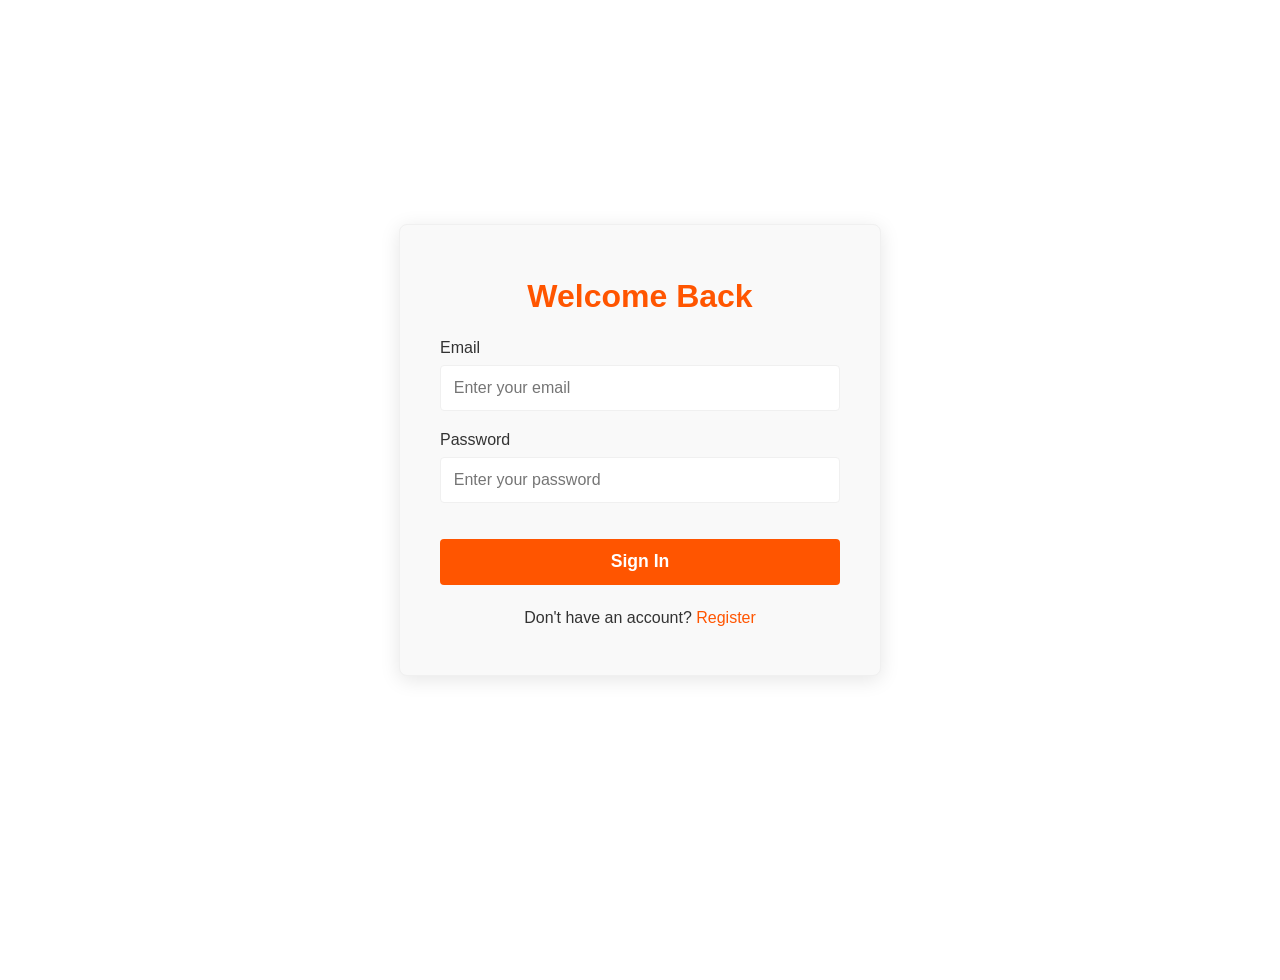
<file: aletheia/music_app/index.html>
<!DOCTYPE html>
<html lang="en" data-theme="dark">
<head>
    <meta charset="UTF-8">
    <meta name="viewport" content="width=device-width, initial-scale=1.0">
    <title>SoundWave</title>
    <link rel="stylesheet" href="styles.css">
    <link href="https://cdnjs.cloudflare.com/ajax/libs/font-awesome/6.0.0-beta3/css/all.min.css" rel="stylesheet">
</head>
<body>
    <div class="app-wrapper">
        <nav class="top-nav">
            <div class="nav-left">
                <a href="/" data-link class="logo">SOUNDWAVE</a>
                <a href="/" data-link class="nav-link">Home</a>
                <a href="/liked" data-link class="nav-link">Liked</a>
                <a href="/playlists" data-link class="nav-link">Playlists</a>
            </div>
            <div class="nav-center">
                <input type="search" id="search-bar" placeholder="Search for tracks...">
            </div>
            <div class="nav-right">
                <div class="theme-toggle" id="theme-toggle">☀️</div>
                <button class="logout-btn" id="logout-btn">Logout</button>
            </div>
        </nav>

        <main class="main-content" id="main-content">
            </main>

        <footer class="player-bar" id="player-bar">
            <audio id="audio-player"></audio>
            <div class="player-progress">
                <span id="current-time">0:00</span>
                <input type="range" id="progress-bar" value="0" step="1">
                <span id="duration">0:00</span>
            </div>
            <div class="player-controls">
                <button class="control-btn" id="shuffle-btn"><i class="fas fa-random"></i></button>
                <button class="control-btn" id="prev-btn"><i class="fas fa-step-backward"></i></button>
                <button class="control-btn play" id="play-pause-btn"><i class="fas fa-play"></i></button>
                <button class="control-btn" id="next-btn"><i class="fas fa-step-forward"></i></button>
                <div class="track-info">
                    <img src="https://placehold.co/40x40/2a2a2a/ccc?text=S" id="player-artwork" alt="artwork">
                    <div>
                        <p id="player-title">Select a track</p>
                        <small id="player-artist">SoundWave</small>
                    </div>
                </div>
            </div>
        </footer>
    </div>

    <div id="modal-overlay" class="hidden"></div>
    <div id="playlist-modal" class="modal hidden">
        <h3 id="playlist-modal-title">New Playlist</h3>
        <form id="playlist-form">
            <input type="hidden" id="playlist-id-input">
            <input type="text" id="playlist-name-input" placeholder="My awesome playlist" required>
            <div class="modal-actions">
                <button type="button" class="btn-secondary" id="cancel-playlist-modal">Cancel</button>
                <button type="submit" class="btn">Save</button>
            </div>
        </form>
    </div>
    <div id="add-to-playlist-modal" class="modal hidden">
        <h3>Add to playlist</h3>
        <div id="modal-playlist-list"></div>
        <div class="modal-actions">
            <button type="button" class="btn-secondary" id="cancel-add-song-modal">Close</button>
        </div>
    </div>
    <div id="context-menu" class="context-menu hidden">
        <ul>
            <li data-action="rename">Rename</li>
            <li data-action="delete" class="danger">Delete</li>
        </ul>
    </div>

    <script src="app.js"></script>
</body>
</html>
</file>
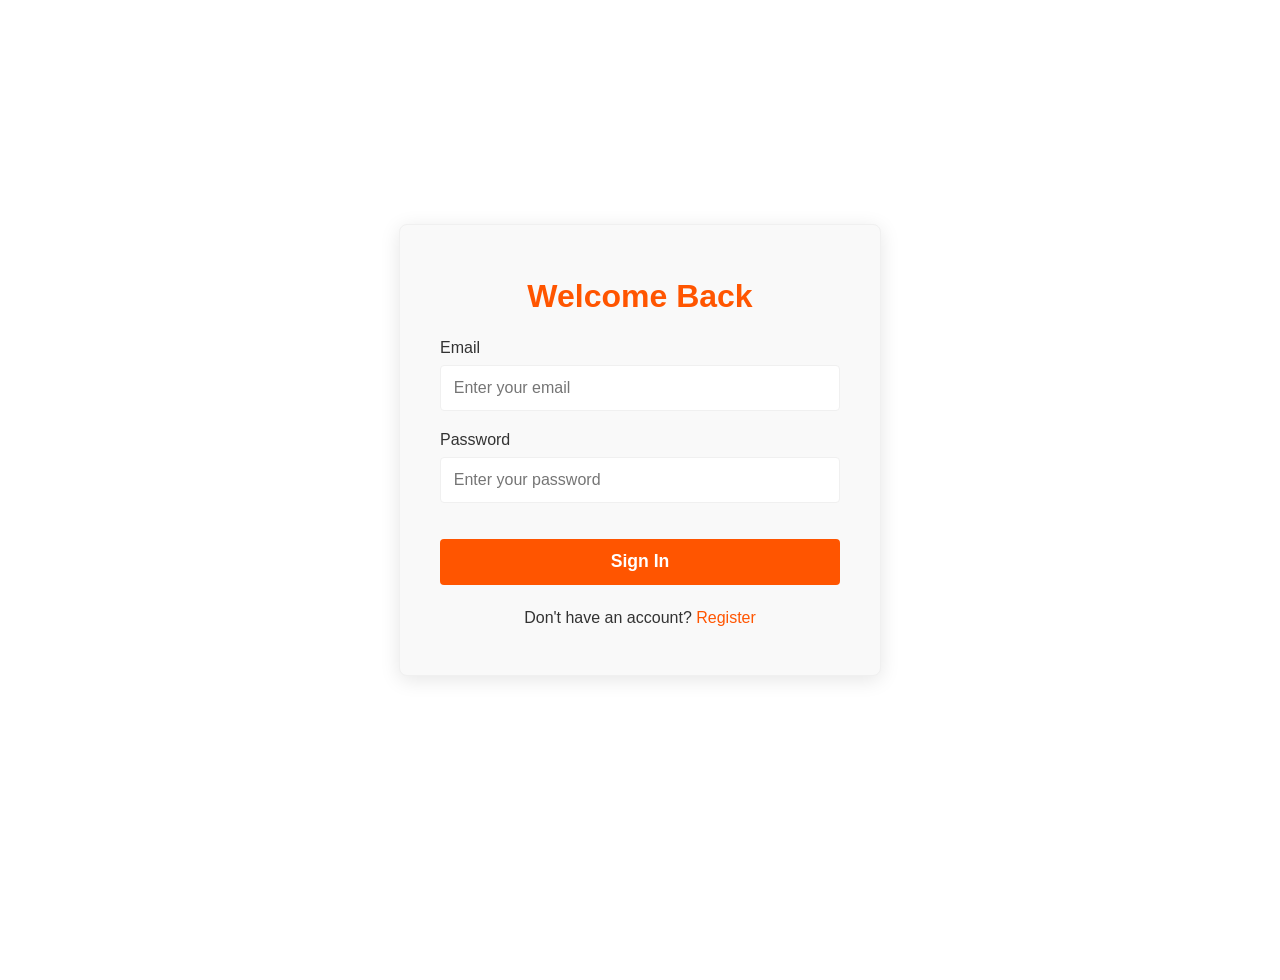
<file: aletheia/music_app/login.html>
<!DOCTYPE html>
<html lang="en">
<head>
    <meta charset="UTF-8">
    <meta name="viewport" content="width=device-width, initial-scale=1.0">
    <title>Login - SoundWave</title>
    <link rel="stylesheet" href="styles.css">
</head>
<body class="form-page">
    <div class="container form-container">
        <h1>Welcome Back</h1>
        <form id="login-form">
            <div class="form-group">
                <label for="email">Email</label>
                <input type="email" id="email" placeholder="Enter your email" required>
            </div>
            <div class="form-group">
                <label for="password">Password</label>
                <input type="password" id="password" placeholder="Enter your password" required>
            </div>
            <button type="submit" class="btn">Sign In</button>
            <p class="form-switch">Don't have an account? <a href="register.html">Register</a></p>
        </form>
    </div>

    <script>
        // This simple script simulates a login by redirecting to the main app.
        document.getElementById('login-form').addEventListener('submit', function(e) {
            e.preventDefault(); // Prevents the form from actually submitting
            // In a real app, you'd verify credentials here.
            localStorage.setItem('isLoggedIn', 'true'); // Simulate a login session
            window.location.href = 'index.html';
        });
    </script>
</body>
</html>
</file>
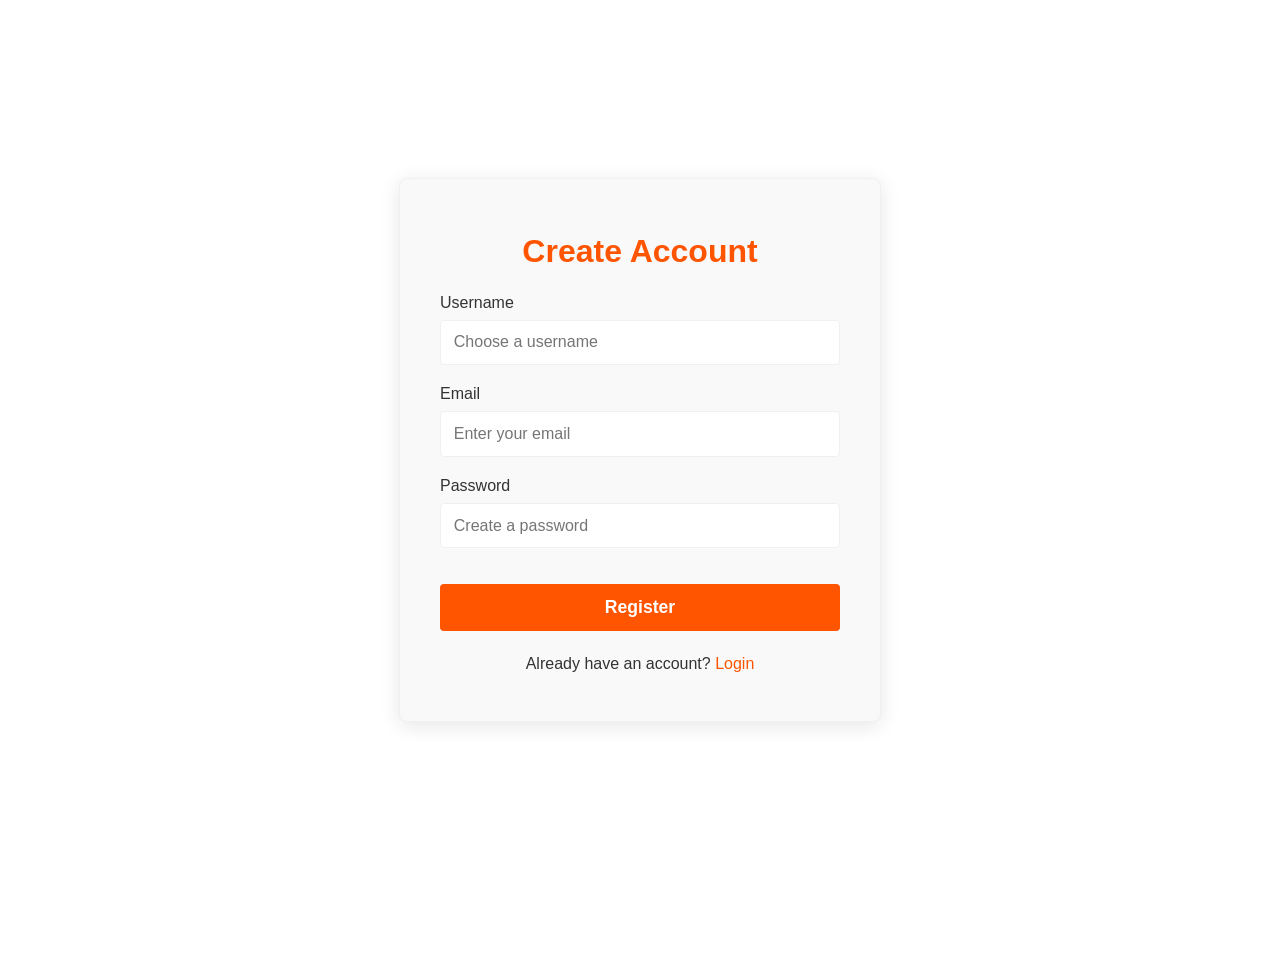
<file: aletheia/music_app/register.html>
<!DOCTYPE html>
<html lang="en">
<head>
    <meta charset="UTF-8">
    <meta name="viewport" content="width=device-width, initial-scale=1.0">
    <title>Register - SoundWave</title>
    <link rel="stylesheet" href="styles.css">
</head>
<body class="form-page">
    <div class="container form-container">
        <h1>Create Account</h1>
        <form id="register-form">
            <div class="form-group">
                <label for="username">Username</label>
                <input type="text" id="username" placeholder="Choose a username" required>
            </div>
            <div class="form-group">
                <label for="email">Email</label>
                <input type="email" id="email" placeholder="Enter your email" required>
            </div>
            <div class="form-group">
                <label for="password">Password</label>
                <input type="password" id="password" placeholder="Create a password" required>
            </div>
            <button type="submit" class="btn">Register</button>
            <p class="form-switch">Already have an account? <a href="login.html">Login</a></p>
        </form>
    </div>

    <script>
        document.getElementById('register-form').addEventListener('submit', function(e) {
            e.preventDefault();
            localStorage.setItem('isLoggedIn', 'true'); // Simulate a login session
            window.location.href = 'index.html';
        });
    </script>
</body>
</html>
</file>
<file: aletheia/music_app/styles.css>
/* styles.css */
:root {
  --background-color: #ffffff;
  --text-color: #333;
  --card-bg: #f9f9f9;
  --primary-color: #ff5500;
  --border-color: #f0f0f0;
  --nav-bg: #ffffff;
  --player-bg: #f2f2f2;
  --hover-bg: #f2f2f2;
}

[data-theme='dark'] {
  --background-color: #121212;
  --text-color: #e0e0e0;
  --card-bg: #181818;
  --border-color: #2a2a2a;
  --nav-bg: #1f1f1f;
  --player-bg: #1f1f1f;
  --hover-bg: #2a2a2a;
}

body {
  font-family: -apple-system, BlinkMacSystemFont, "Segoe UI", Roboto, Helvetica, Arial, sans-serif;
  background-color: var(--background-color);
  color: var(--text-color);
  margin: 0;
  transition: background-color 0.3s, color 0.3s;
  padding-bottom: 80px; /* Space for the player bar */
}

/* --- Login/Register Page Specific Styles --- */
.form-page {
  display: flex;
  justify-content: center;
  align-items: center;
  min-height: 100vh;
}
.form-container {
  background-color: var(--card-bg);
  padding: 2rem 2.5rem;
  border-radius: 8px;
  box-shadow: 0 4px 20px rgba(0, 0, 0, 0.1);
  width: 90%;
  max-width: 400px;
  border: 1px solid var(--border-color);
}
.form-container h1 { text-align: center; color: var(--primary-color); margin-bottom: 1.5rem; }
.form-group { margin-bottom: 1.25rem; }
.form-group label { display: block; margin-bottom: 0.5rem; font-weight: 500; }
.form-group input {
  width: 100%;
  padding: 0.8rem;
  box-sizing: border-box;
  border-radius: 4px;
  border: 1px solid var(--border-color);
  background-color: var(--background-color);
  color: var(--text-color);
  font-size: 1rem;
}
.btn {
  width: 100%;
  padding: 0.8rem;
  border: none;
  background-color: var(--primary-color);
  color: white;
  font-size: 1.1rem;
  font-weight: bold;
  border-radius: 4px;
  cursor: pointer;
  margin-top: 1rem;
  transition: background-color 0.2s;
}
.btn:hover { background-color: #e64a00; }
.form-switch { text-align: center; margin-top: 1.5rem; }
.form-switch a { color: var(--primary-color); text-decoration: none; }

/* --- Main App Layout --- */
.top-nav {
  display: flex;
  justify-content: space-between;
  align-items: center;
  padding: 0 2rem;
  height: 60px;
  background-color: var(--nav-bg);
  border-bottom: 1px solid var(--border-color);
  position: sticky;
  top: 0;
  z-index: 1000;
}
.nav-left, .nav-right { display: flex; align-items: center; gap: 1.5rem; }
.logo { font-weight: bold; font-size: 1.5rem; color: var(--primary-color); text-decoration: none; }
.nav-link { color: var(--text-color); text-decoration: none; }
.nav-link.active { color: var(--primary-color); }
.theme-toggle { cursor: pointer; font-size: 1.5rem; }
.logout-btn { background: none; border: 1px solid var(--text-color); color: var(--text-color); padding: 5px 10px; border-radius: 4px; cursor: pointer; }

.main-content {
  padding: 2rem;
  max-width: 960px;
  margin: 0 auto;
}

/* --- Track List --- */
.track-list { display: grid; gap: 1rem; }
.track-item {
  display: flex;
  align-items: center;
  padding: 0.75rem;
  background-color: var(--card-bg);
  border: 1px solid var(--border-color);
  border-radius: 4px;
  transition: background-color 0.2s;
}
.track-item:hover { background-color: var(--hover-bg); }
.track-item-artwork { font-size: 1.5rem; margin-right: 1rem; color: #888; }
.track-item-info { flex-grow: 1; }
.track-item-title { margin: 0; font-weight: 500; }
.track-item-artist { margin: 0; color: #888; }
.track-play-btn { background: none; border: none; color: var(--primary-color); font-size: 1.5rem; cursor: pointer; }

/* --- Player Bar --- */
.player-bar {
  position: fixed;
  bottom: -100%; /* Initially hidden */
  left: 0;
  width: 100%;
  height: 80px;
  background-color: var(--player-bg);
  border-top: 1px solid var(--border-color);
  display: flex;
  flex-direction: column;
  justify-content: center;
  align-items: center;
  transition: bottom 0.3s ease-in-out;
}
.player-bar.visible { bottom: 0; }
.player-progress { display: flex; align-items: center; width: 80%; gap: 1rem; }
#progress-bar { flex-grow: 1; -webkit-appearance: none; appearance: none; height: 4px; background: #ccc; border-radius: 2px; cursor: pointer; }
#progress-bar::-webkit-slider-thumb { -webkit-appearance: none; appearance: none; width: 14px; height: 14px; background: var(--primary-color); border-radius: 50%; cursor: pointer; }
.player-controls { display: flex; align-items: center; gap: 1.5rem; }
.control-btn { background: none; border: none; color: var(--text-color); font-size: 1.2rem; cursor: pointer; }
.control-btn.play { font-size: 2rem; color: var(--primary-color); }
.track-info { display: flex; align-items: center; gap: 0.75rem; position: absolute; left: 20px; }
.track-info img { width: 40px; height: 40px; border-radius: 4px; }
.track-info p, .track-info small { margin: 0; }
.track-info p { font-weight: 500; }
.track-info small { color: #888; }

/* --- New styles for Like Button --- */

.track-item-controls {
    display: flex;
    align-items: center;
    gap: 1rem;
    margin-left: auto; /* Pushes controls to the right */
}

.like-btn {
    background: none;
    border: none;
    color: #888; /* Default color for the heart */
    font-size: 1.2rem;
    cursor: pointer;
    transition: color 0.2s;
}

/* Style for when a song is liked */
.track-item.liked .like-btn,
.like-btn:hover {
    color: var(--primary-color); /* The heart turns orange when liked or hovered */
}

/* Remove default artwork icon to keep it clean */
.track-item-artwork {
    display: none;
}

/* --- New styles to add to styles.css --- */

/* Search Bar Styles */
.nav-center {
    flex-grow: 1;
    display: flex;
    justify-content: center;
    padding: 0 1.5rem;
}

#search-bar {
    width: 100%;
    max-width: 400px;
    padding: 0.5rem 1rem;
    border-radius: 20px;
    border: 1px solid var(--border-color);
    background-color: var(--background-color);
    color: var(--text-color);
    font-size: 0.9rem;
    transition: border-color 0.2s;
}

#search-bar:focus {
    outline: none;
    border-color: var(--primary-color);
}

/* Shuffle Button Active State */
#shuffle-btn.active {
    color: var(--primary-color);
}

/* --- New Playlist, Modal, and Context Menu Styles --- */

/* Header with Button */
.header-with-button {
    display: flex;
    justify-content: space-between;
    align-items: center;
    margin-bottom: 2rem;
}
.header-with-button .btn {
    padding: 0.6rem 1.2rem;
    font-size: 0.9rem;
    margin-top: 0;
}

/* Playlist Grid */
.playlist-grid {
    display: grid;
    grid-template-columns: repeat(auto-fill, minmax(180px, 1fr));
    gap: 1.5rem;
}
.playlist-card {
    background-color: var(--card-bg);
    border-radius: 8px;
    overflow: hidden;
    transition: background-color 0.2s;
    cursor: context-menu;
}
.playlist-card:hover {
    background-color: var(--hover-bg);
}
.playlist-card a {
    text-decoration: none;
    color: var(--text-color);
}
.playlist-card-artwork {
    width: 100%;
    aspect-ratio: 1 / 1;
    background-color: #333;
    display: flex;
    justify-content: center;
    align-items: center;
    font-size: 4rem;
    color: #666;
}
.playlist-card-name {
    font-weight: 500;
    padding: 0.75rem;
    margin: 0;
    white-space: nowrap;
    overflow: hidden;
    text-overflow: ellipsis;
}

/* Playlist View Header */
.playlist-header {
    margin-bottom: 2rem;
}
#playlist-name-heading {
    margin: 0;
    padding: 2px 5px;
    border: 2px solid transparent;
    border-radius: 4px;
    transition: border-color 0.2s;
}
#playlist-name-heading:focus {
    outline: none;
    border-color: var(--primary-color);
}
#playlist-song-count {
    margin: 0.5rem 0 0;
    color: #888;
}

/* Add to Playlist & Remove from Playlist Buttons */
.add-to-playlist-btn, .remove-song-btn {
    background: none; border: none; font-size: 1rem; color: #888; cursor: pointer;
}
.add-to-playlist-btn:hover, .remove-song-btn:hover {
    color: var(--text-color);
}
.remove-song-btn { color: #a85252; } /* Make remove button reddish */

/* --- Modals --- */
#modal-overlay {
    position: fixed;
    top: 0; left: 0;
    width: 100%; height: 100%;
    background-color: rgba(0, 0, 0, 0.7);
    z-index: 2000;
}
.modal {
    position: fixed;
    top: 50%; left: 50%;
    transform: translate(-50%, -50%);
    background-color: var(--card-bg);
    padding: 1.5rem 2rem;
    border-radius: 8px;
    z-index: 2001;
    width: 90%;
    max-width: 400px;
}
.modal h3 { margin-top: 0; }
.modal input[type="text"] {
    width: 100%; padding: 0.75rem; box-sizing: border-box; border-radius: 4px; border: 1px solid var(--border-color);
    background-color: var(--background-color); color: var(--text-color);
}
.modal-actions {
    display: flex;
    justify-content: flex-end;
    gap: 1rem;
    margin-top: 1.5rem;
}
.btn-secondary {
    background-color: transparent;
    border: 1px solid #888;
    color: var(--text-color);
    padding: 0.7rem 1.2rem;
    border-radius: 4px;
    cursor: pointer;
}
.hidden { display: none; }

/* Modal for Add to Playlist */
#modal-playlist-list .modal-playlist-item {
    padding: 0.75rem;
    border-bottom: 1px solid var(--border-color);
    cursor: pointer;
    transition: background-color 0.2s;
}
#modal-playlist-list .modal-playlist-item:hover {
    background-color: var(--hover-bg);
}

/* --- Context Menu --- */
.context-menu {
    position: absolute;
    background-color: var(--card-bg);
    border: 1px solid var(--border-color);
    border-radius: 4px;
    box-shadow: 0 2px 10px rgba(0,0,0,0.2);
    z-index: 3000;
}
.context-menu ul {
    list-style: none;
    padding: 0.5rem 0;
    margin: 0;
}
.context-menu ul li {
    padding: 0.5rem 1.5rem;
    cursor: pointer;
}
.context-menu ul li:hover {
    background-color: var(--primary-color);
    color: white;
}
.context-menu ul li.danger {
    color: #d9534f;
}
.context-menu ul li.danger:hover {
    background-color: #d9534f;
    color: white;
}
</file>
